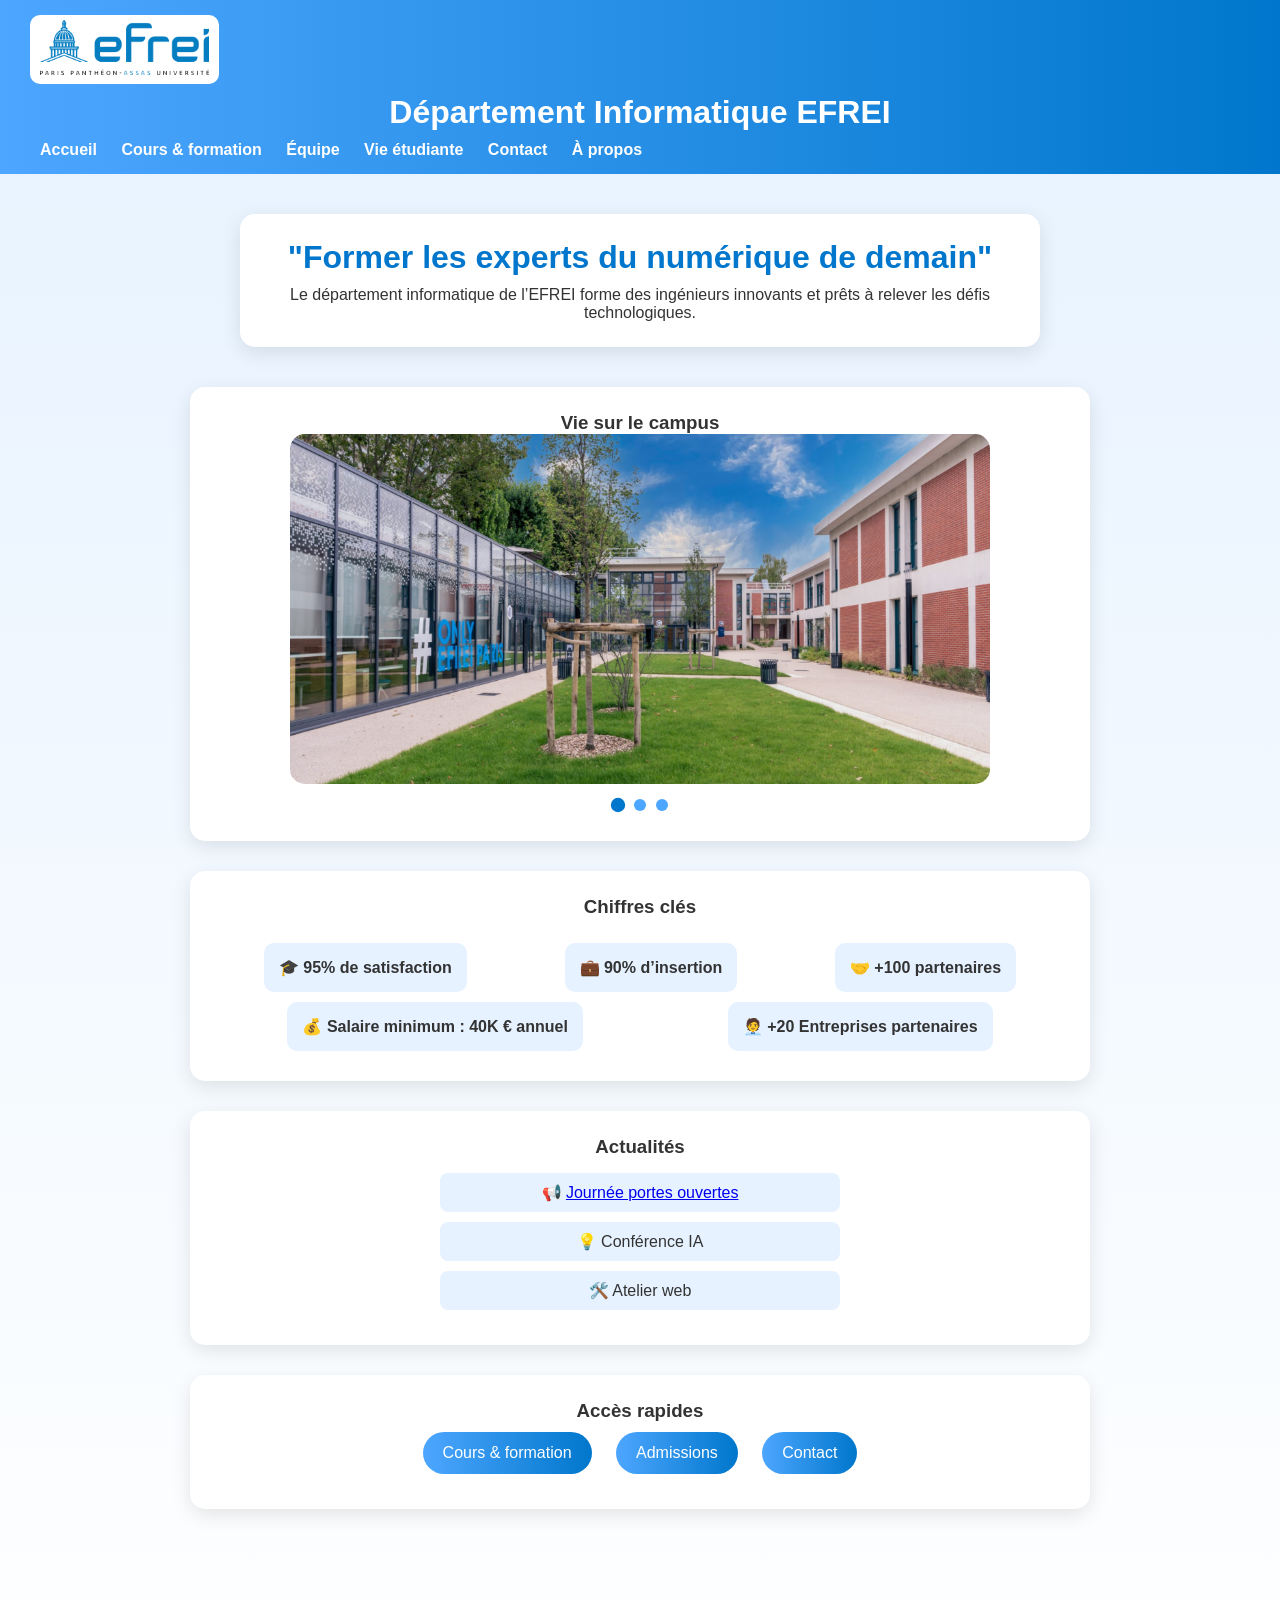
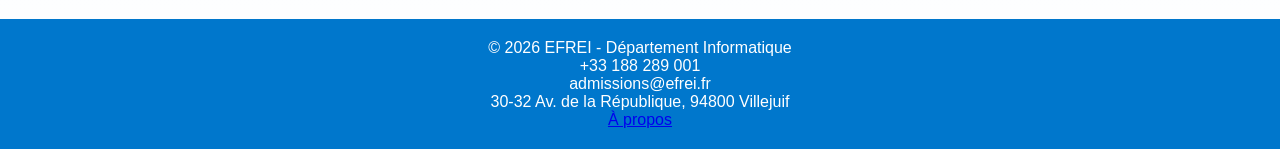
<file: html/index.html>
<!DOCTYPE html>
<html lang="fr">

<head>
  <meta charset="UTF-8">
  <title>Accueil - Département Informatique EFREI</title>
  <link rel="stylesheet" href="../css/style.css">
</head>

<body>

  <header>
    <div class="logo">
      <a href="index.html">
        <img src="../image/efrei.png" alt="Logo EFREI">
      </a>
    </div>

    <h1>Département Informatique EFREI</h1>

    <nav>
      <a href="index.html">Accueil</a>
      <a href="cours_formation.html">Cours & formation</a>
      <a href="equipe_enseignante.html">Équipe</a>
      <a href="vie_etudiante.html">Vie étudiante</a>
      <a href="contact.html">Contact</a>
      <a href="a_propos.html">À propos</a>
    </nav>
  </header>

  <main>

    <section class="introduction">
      <h2>"Former les experts du numérique de demain"</h2>
      <p>Le département informatique de l’EFREI forme des ingénieurs innovants et prêts à relever les défis technologiques.</p>
    </section>

    <section>
      <h3>Vie sur le campus</h3>

      <div class="carousel">

        <input type="radio" name="slider" id="img1" checked>
        <input type="radio" name="slider" id="img2">
        <input type="radio" name="slider" id="img3">

        <div class="conteneur-images">
          <div class="images">
            <img src="../image/campus1.png" alt = "image du campus 1">
            <img src="../image/campus2.png" alt = "image du campus 2">
            <img src="../image/campus3.png" alt = "image du campus 3">
          </div>
        </div>

        <div class="navigation">
          <label for="img1"></label>
          <label for="img2"></label>
          <label for="img3"></label>
        </div>

      </div>
    </section>

    <section class="chiffres">
      <h3>Chiffres clés</h3>
      <ul>
        <li>🎓 95% de satisfaction</li>
        <li>💼 90% d’insertion</li>
        <li>🤝 +100 partenaires</li>
        <li>💰 Salaire minimum : 40K € annuel</li>
        <li>🧑‍💼 +20 Entreprises partenaires</li>
      </ul>
    </section>

    <section class="actualites">
      <h3>Actualités</h3>
      <ul>
        <li>📢 <a href="https://www.efrei.fr/evenement/journees-portes-ouvertes/">Journée portes ouvertes</a></li>
        <li>💡 Conférence IA</li>
        <li>🛠️ Atelier web</li>
      </ul>
    </section>

    <section class="liens-rapides">
      <h3>Accès rapides</h3>
      <a href="cours_formation.html">Cours & formation</a>
      <a href="contact.html">Admissions</a>
      <a href="contact.html">Contact</a>
    </section>

  </main>

  <footer>
    <p>© 2026 EFREI - Département Informatique</p>
    <P> +33 188 289 001 <br>
    admissions@efrei.fr <br>
    30-32 Av. de la République, 94800 Villejuif</P>
    <a href="a_propos.html">À propos</a>
  </footer>
  
  <script src="../js/script.js"></script>
  
</body>

</html>
</file>
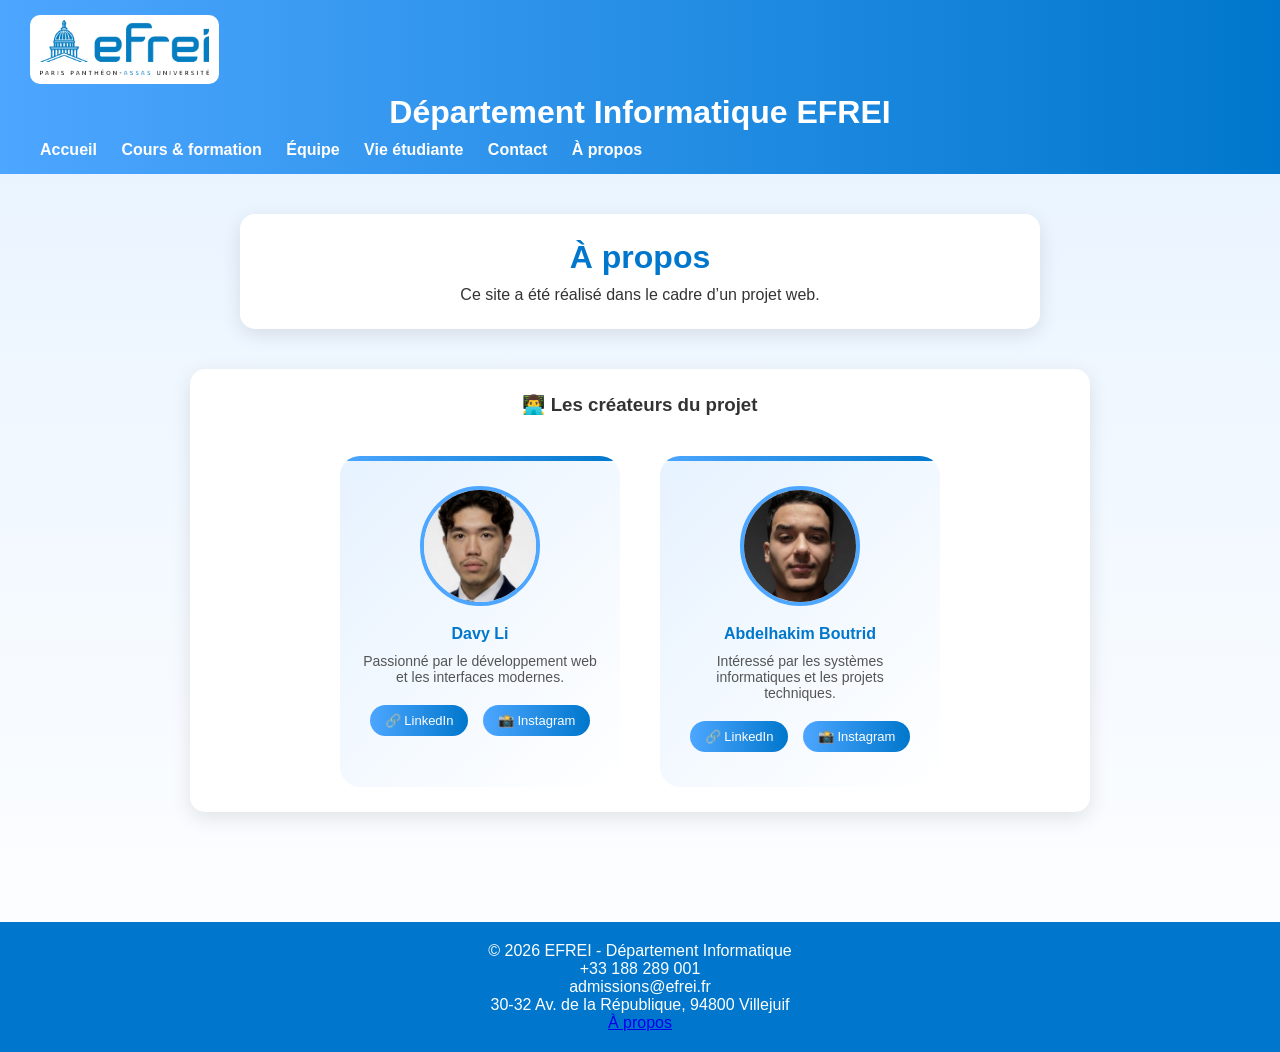
<file: html/a_propos.html>
<!DOCTYPE html>
<html lang="fr">

<head>
  <meta charset="UTF-8">
  <title>À propos</title>
  <link rel="stylesheet" href="../css/style.css">
</head>

<body>

  <header>
    <div class="logo">
      <a href="index.html">
        <img src="../image/efrei.png" alt="Logo EFREI">
      </a>
    </div>
    <h1>Département Informatique EFREI</h1>
    <nav>
      <a href="index.html">Accueil</a>
      <a href="cours_formation.html">Cours & formation</a>
      <a href="equipe_enseignante.html">Équipe</a>
      <a href="vie_etudiante.html">Vie étudiante</a>
      <a href="contact.html">Contact</a>
      <a href="a_propos.html">À propos</a>
    </nav>
  </header>

  <main>

    <section class="introduction">
      <h2>À propos</h2>
      <p>Ce site a été réalisé dans le cadre d’un projet web.</p>
    </section>

    <section class="auteurs">
      <h3>👨‍💻 Les créateurs du projet</h3>

      <div class="grille-auteurs">

        <!-- Davy -->
        <div class="carte-auteur">
          <img src="../image/davy.png" alt="Davy Li">
          <h4>Davy Li</h4>
          <p>Passionné par le développement web et les interfaces modernes.</p>

          <div class="reseaux">
            <a href="https://linkedin.com" target="_blank">🔗 LinkedIn</a>
            <a href="https://instagram.com" target="_blank">📸 Instagram</a>
          </div>
        </div>

        <!-- Abdelhakim -->
        <div class="carte-auteur">
          <img src="../image/abdelhakim.png" alt="Abdelhakim Boutrid">
          <h4>Abdelhakim Boutrid</h4>
          <p>Intéressé par les systèmes informatiques et les projets techniques.</p>

          <div class="reseaux">
            <a href="https://linkedin.com" target="_blank">🔗 LinkedIn</a>
            <a href="https://instagram.com" target="_blank">📸 Instagram</a>
          </div>
        </div>

      </div>

    </section>

  </main>

  <footer>
    <p>© 2026 EFREI - Département Informatique</p>
    <P> +33 188 289 001 <br>
      admissions@efrei.fr <br>
      30-32 Av. de la République, 94800 Villejuif</P>
    <a href="a_propos.html">À propos</a>
  </footer>

  <script src="../js/script.js"></script>

</body>

</html>
</file>
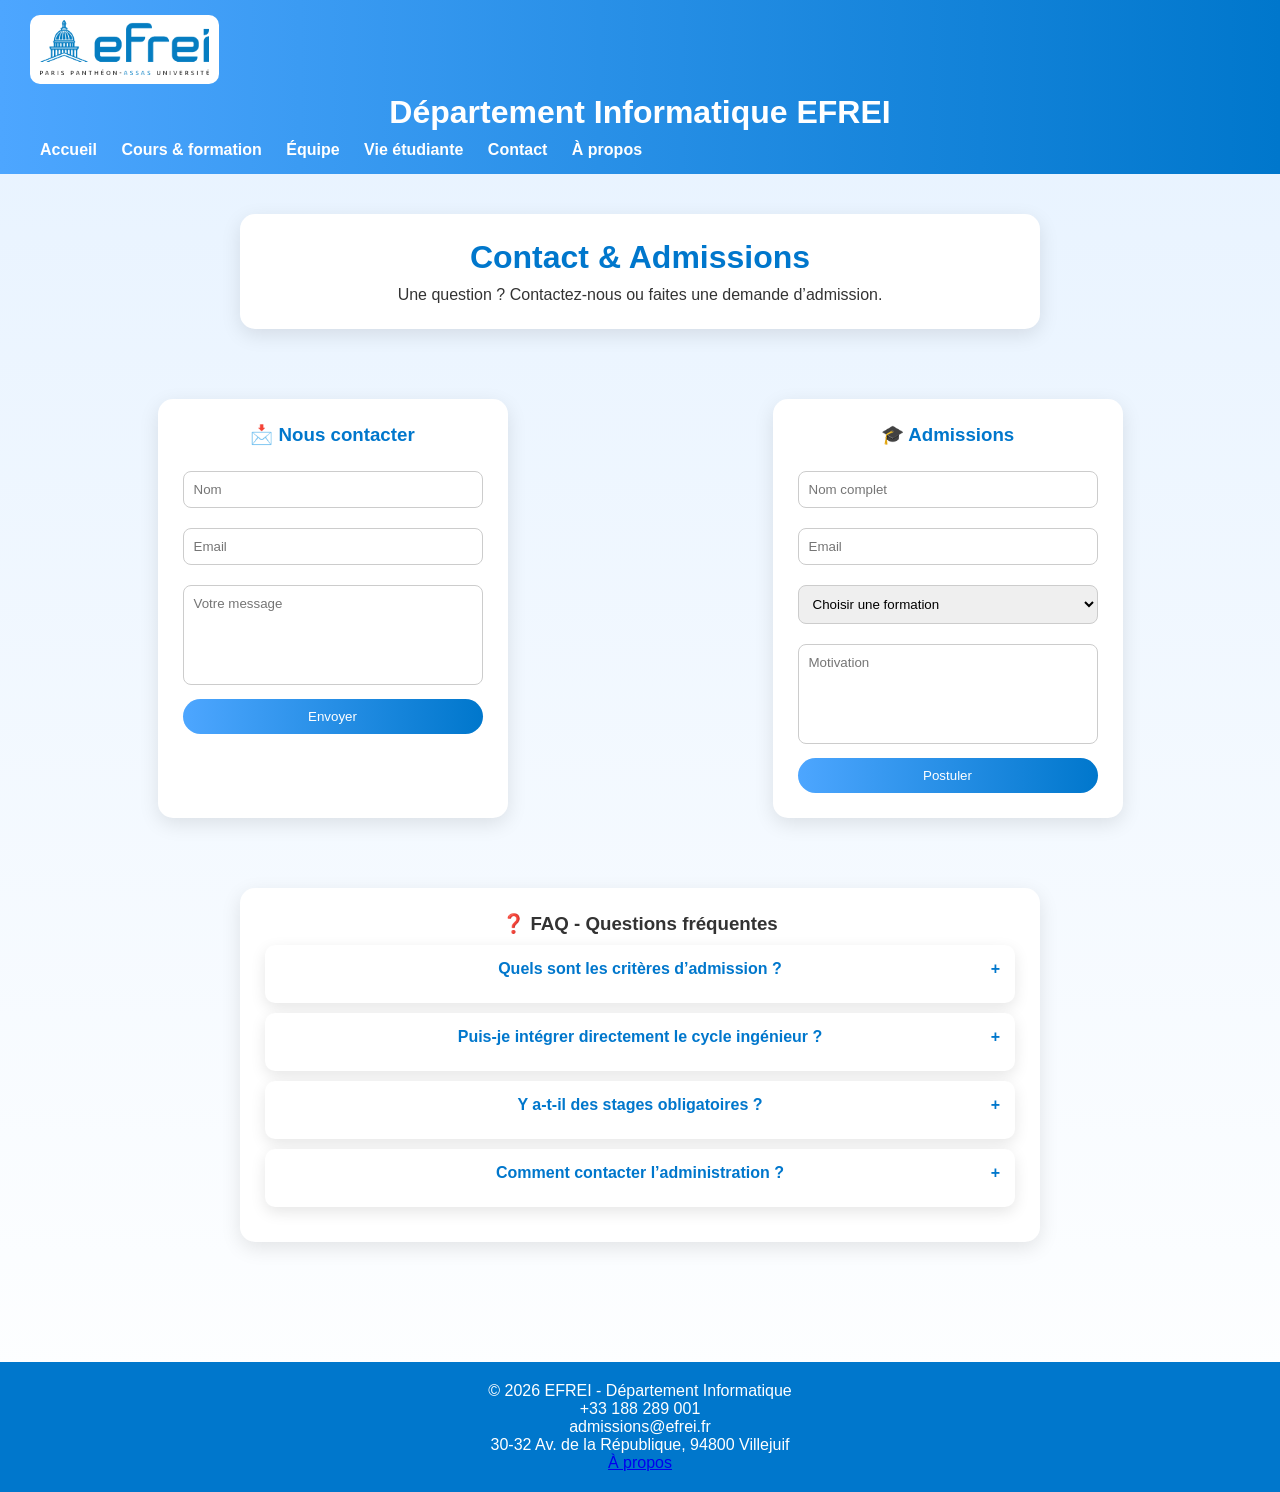
<file: html/contact.html>
<!DOCTYPE html>
<html lang="fr">

<head>
  <meta charset="UTF-8">
  <title>Contact</title>
  <link rel="stylesheet" href="../css/style.css">
</head>

<body>

  <header>
    <div class="logo">
      <a href="index.html">
        <img src="../image/efrei.png" alt="Logo EFREI">
      </a>
    </div>
    <h1>Département Informatique EFREI</h1>
    <nav>
      <a href="index.html">Accueil</a>
      <a href="cours_formation.html">Cours & formation</a>
      <a href="equipe_enseignante.html">Équipe</a>
      <a href="vie_etudiante.html">Vie étudiante</a>
      <a href="contact.html">Contact</a>
      <a href="a_propos.html">À propos</a>
    </nav>
  </header>

  <main>

    <section class="introduction">
      <h2>Contact & Admissions</h2>
      <p>Une question ? Contactez-nous ou faites une demande d’admission.</p>
    </section>

    <div class="contact-container">

      <!-- FORMULAIRE CONTACT -->
      <section class="formulaire">
        <h3>📩 Nous contacter</h3>

        <form>
          <input type="text" placeholder="Nom" required>
          <input type="email" placeholder="Email" required>
          <textarea placeholder="Votre message" required></textarea>
          <button type="submit">Envoyer</button>
        </form>

        <p class="message-succes">Message envoyé avec succès ✅</p>
      </section>

      <!-- ADMISSIONS -->
      <section class="admissions">
        <h3>🎓 Admissions</h3>

        <form>
          <input type="text" placeholder="Nom complet" required>
          <input type="email" placeholder="Email" required>

          <select required>
            <option value="">Choisir une formation</option>
            <option>Bachelor</option>
            <option>Prépa</option>
            <option>Cycle ingénieur</option>
          </select>

          <textarea placeholder="Motivation" required></textarea>

          <button type="submit">Postuler</button>
        </form>

        <p class="message-succes">Demande envoyée avec succès 🎓</p>

      </section>

    </div>

    <section class="faq">
      <h3>❓ FAQ - Questions fréquentes</h3>

      <div class="faq-item">
        <input type="checkbox" id="q1">
        <label for="q1">Quels sont les critères d’admission ?</label>
        <p>Les admissions se font sur dossier et entretien de motivation.</p>
      </div>

      <div class="faq-item">
        <input type="checkbox" id="q2">
        <label for="q2">Puis-je intégrer directement le cycle ingénieur ?</label>
        <p>Oui, sous certaines conditions (niveau Bac+2 ou équivalent).</p>
      </div>

      <div class="faq-item">
        <input type="checkbox" id="q3">
        <label for="q3">Y a-t-il des stages obligatoires ?</label>
        <p>Oui, plusieurs stages sont intégrés dans le cursus.</p>
      </div>

      <div class="faq-item">
        <input type="checkbox" id="q4">
        <label for="q4">Comment contacter l’administration ?</label>
        <p>Vous pouvez utiliser le formulaire de contact ou envoyer un mail à admissions@efrei.fr.</p>
      </div>

    </section>

  </main>

  <footer>
    <p>© 2026 EFREI - Département Informatique</p>
    <P> +33 188 289 001 <br>
      admissions@efrei.fr <br>
      30-32 Av. de la République, 94800 Villejuif</P>
    <a href="a_propos.html">À propos</a>
  </footer>

  <script src="../js/script.js"></script>

</body>

</html>
</file>
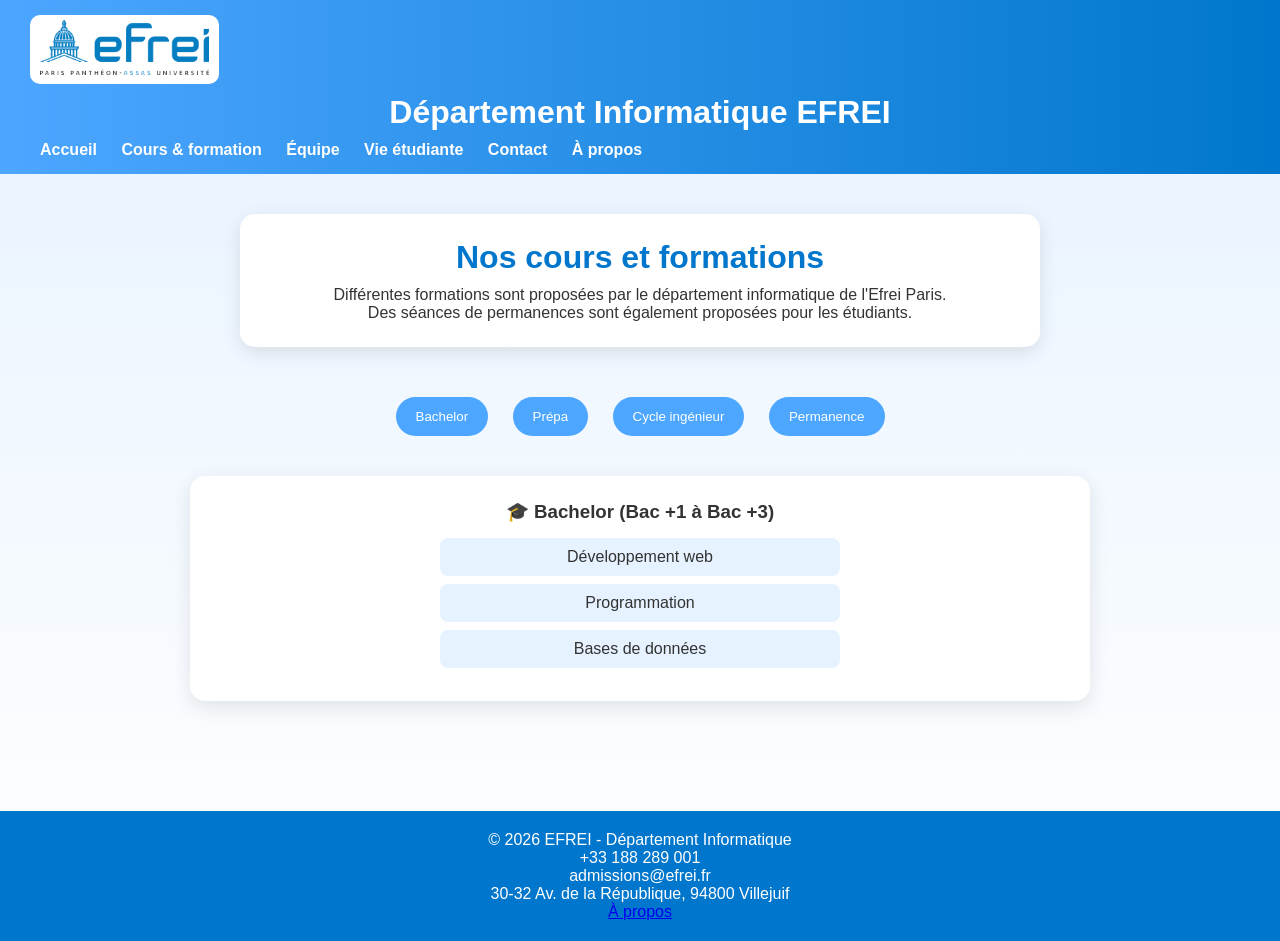
<file: html/cours_formation.html>
<!DOCTYPE html>
<html lang="fr">

<head>
  <meta charset="UTF-8">
  <title>Cours et Formations</title>
  <link rel="stylesheet" href="../css/style.css">
</head>

<body>

  <header>
    <div class="logo">
      <a href="index.html">
        <img src="../image/efrei.png" alt="Logo EFREI">
      </a>
    </div>
    <h1>Département Informatique EFREI</h1>
    <nav>
      <a href="index.html">Accueil</a>
      <a href="cours_formation.html">Cours & formation</a>
      <a href="equipe_enseignante.html">Équipe</a>
      <a href="vie_etudiante.html">Vie étudiante</a>
      <a href="contact.html">Contact</a>
      <a href="a_propos.html">À propos</a>
    </nav>
  </header>

  <main>

    <section class="introduction">
      <h2>Nos cours et formations</h2>
      <p>Différentes formations sont proposées par le département informatique de l'Efrei Paris. <br>Des séances de permanences sont également proposées pour les étudiants.</p>
    </section>

    <!-- MENU -->
    <div class="menu-formations">
      <button onclick="afficher('bachelor')">Bachelor</button>
      <button onclick="afficher('prepa')">Prépa</button>
      <button onclick="afficher('ingenieur')">Cycle ingénieur</button>
      <button onclick="afficher('permanence')">Permanence</button>
    </div>

    <!-- CONTENU -->

    <section id="bachelor" class="contenu actif">
      <h3>🎓 Bachelor (Bac +1 à Bac +3)</h3>
      <ul>
        <li>Développement web</li>
        <li>Programmation</li>
        <li>Bases de données</li>
      </ul>
    </section>

    <section id="prepa" class="contenu">
      <h3>📚 Prépa-intégré (Bac +1 à Bac +2)</h3>
      <ul>
        <li>Mathématiques</li>
        <li>Algorithmique</li>
        <li>Physique</li>
        <li>Réseaux et sécurité</li>
        <li>Base de donnée</li>
        <li>Langues</li>

      </ul>
    </section>

    <section id="ingenieur" class="contenu">
      <h3>💻 Cycle ingénieur (Bac +3 à Bac +5)</h3>
      <ul>
        <li>IA</li>
        <li>Cybersécurité</li>
        <li>Cloud</li>
        <li>Software Engineer</li>
        <li>Data Engineer</li>
      </ul>
    </section>

    <section id="permanence" class="contenu">
      <h3>🕒 Permanence</h3>
      <p>Horaires des permanences pour accompagner les étudiants :</p>

      <table class="calendrier">
        <thead>
          <tr>
            <th>Jour</th>
            <th>Horaires</th>
          </tr>
        </thead>
        <tbody>
          <tr>
            <td>Lundi</td>
            <td>14h - 17h</td>
          </tr>
          <tr>
            <td>Mardi</td>
            <td>10h - 12h</td>
          </tr>
          <tr>
            <td>Mercredi</td>
            <td>14h - 17h</td>
          </tr>
          <tr>
            <td>Jeudi</td>
            <td>10h - 12h</td>
          </tr>
          <tr>
            <td>Vendredi</td>
            <td>13h - 16h</td>
          </tr>
        </tbody>
      </table>
    </section>

  </main>


  <footer>
    <p>© 2026 EFREI - Département Informatique</p>
    <P> +33 188 289 001 <br>
    admissions@efrei.fr <br>
    30-32 Av. de la République, 94800 Villejuif</P>
    <a href="a_propos.html">À propos</a>
  </footer>

  <script src="../js/script.js"></script>

</body>

</html>
</file>
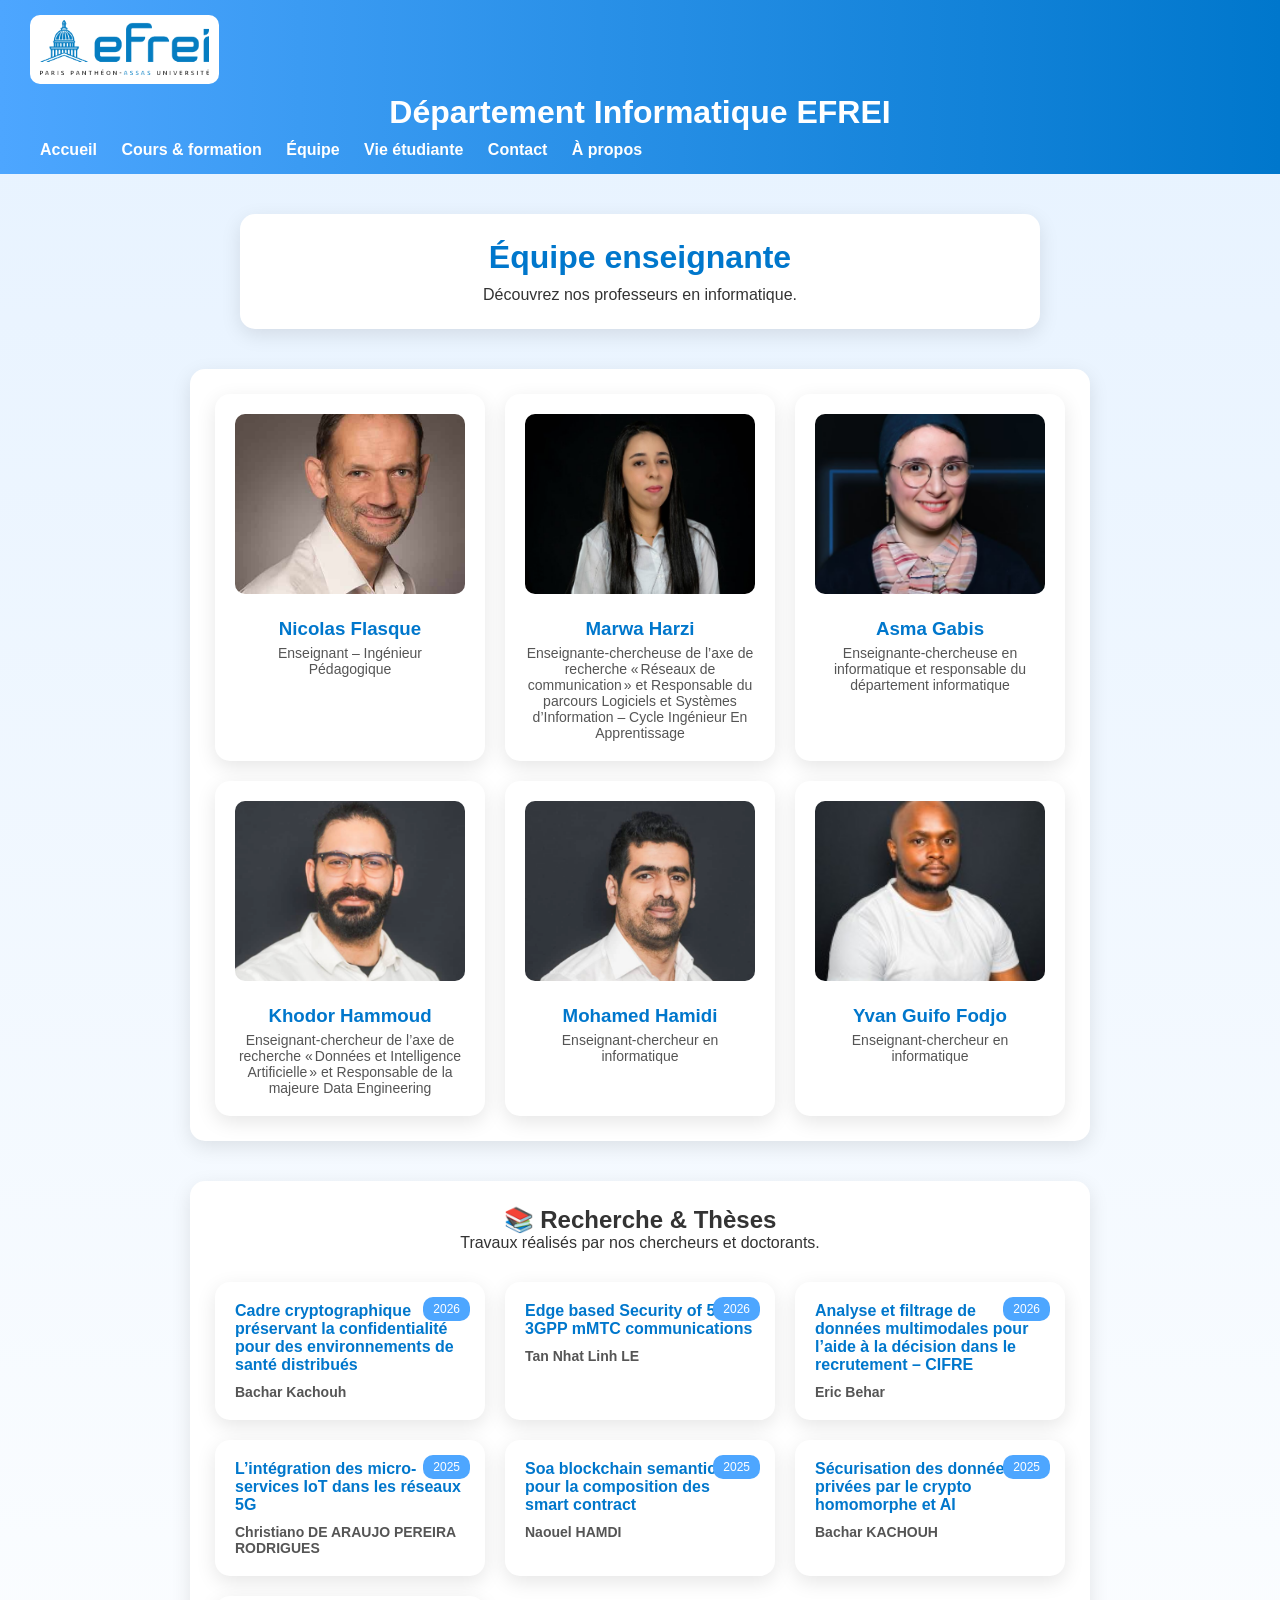
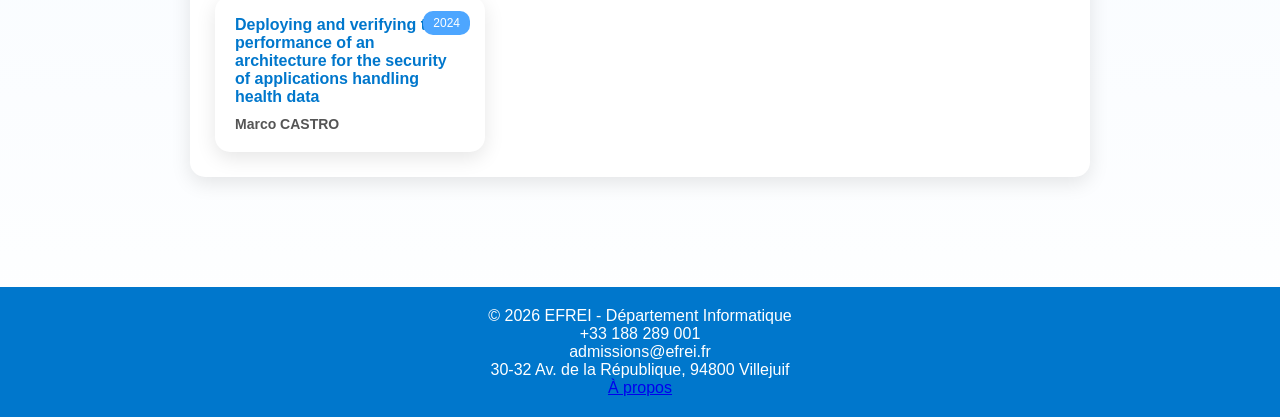
<file: html/equipe_enseignante.html>
<!DOCTYPE html>
<html lang="fr">

<head>
  <meta charset="UTF-8">
  <title>Équipe enseignante</title>
  <link rel="stylesheet" href="../css/style.css">
</head>

<body>

  <header>
    <div class="logo">
      <a href="index.html">
        <img src="../image/efrei.png" alt="Logo EFREI">
      </a>
    </div>
    <h1>Département Informatique EFREI</h1>
    <nav>
      <a href="index.html">Accueil</a>
      <a href="cours_formation.html">Cours & formation</a>
      <a href="equipe_enseignante.html">Équipe</a>
      <a href="vie_etudiante.html">Vie étudiante</a>
      <a href="contact.html">Contact</a>
      <a href="a_propos.html">À propos</a>
    </nav>
  </header>

  <main>

    <section class="introduction">
      <h2>Équipe enseignante</h2>
      <p>Découvrez nos professeurs en informatique.</p>
    </section>

    <section class="grille-profs">

      <div class="carte-prof">
        <img src="../image/prof1.png" alt="Nicolas Flasque">
        <h3>Nicolas Flasque</h3>
        <p>Enseignant – Ingénieur Pédagogique</p>
      </div>

      <div class="carte-prof">
        <img src="../image/prof2.png" alt="Marwa Harzi">
        <h3>Marwa Harzi</h3>
        <p>Enseignante-chercheuse de l’axe de recherche « Réseaux de communication » et Responsable du parcours
          Logiciels et Systèmes d’Information – Cycle Ingénieur En Apprentissage</p>
      </div>

      <div class="carte-prof">
        <img src="../image/prof3.png" alt="Asma Gabis">
        <h3>Asma Gabis</h3>
        <p>Enseignante-chercheuse en informatique et responsable du département informatique</p>
      </div>

      <div class="carte-prof">
        <img src="../image/prof4.png" alt="Khodor Hammoud">
        <h3>Khodor Hammoud</h3>
        <p>Enseignant-chercheur de l’axe de recherche « Données et Intelligence Artificielle » et Responsable de la
          majeure Data Engineering</p>
      </div>

      <div class="carte-prof">
        <img src="../image/prof5.png" alt="Mohamed Hamidi">
        <h3>Mohamed Hamidi</h3>
        <p>Enseignant-chercheur en informatique</p>
      </div>

      <div class="carte-prof">
        <img src="../image/prof6.png" alt="Yvan Guifo Fodjo">
        <h3>Yvan Guifo Fodjo</h3>
        <p>Enseignant-chercheur en informatique</p>
      </div>

    </section>



    <section class="recherche">
      <h2>📚 Recherche & Thèses</h2>
      <p>Travaux réalisés par nos chercheurs et doctorants.</p>

      <div class="grille-theses">

        <div class="carte-these">
          <span class="annee">2026</span>
          <h3>Cadre cryptographique préservant la confidentialité pour des environnements de santé distribués</h3>
          <p class="auteur">Bachar Kachouh</p>
        </div>

        <div class="carte-these">
          <span class="annee">2026</span>
          <h3>Edge based Security of 5G 3GPP mMTC communications</h3>
          <p class="auteur">Tan Nhat Linh LE</p>
        </div>

        <div class="carte-these">
          <span class="annee">2026</span>
          <h3>Analyse et filtrage de données multimodales pour l’aide à la décision dans le recrutement – CIFRE</h3>
          <p class="auteur">Eric Behar</p>
        </div>

        <div class="carte-these">
          <span class="annee">2025</span>
          <h3>L’intégration des micro-services IoT dans les réseaux 5G</h3>
          <p class="auteur">Christiano DE ARAUJO PEREIRA RODRIGUES</p>
        </div>

        <div class="carte-these">
          <span class="annee">2025</span>
          <h3>Soa blockchain semantic pour la composition des smart contract</h3>
          <p class="auteur">Naouel HAMDI</p>
        </div>

        <div class="carte-these">
          <span class="annee">2025</span>
          <h3>Sécurisation des données privées par le crypto homomorphe et AI</h3>
          <p class="auteur">Bachar KACHOUH</p>
        </div>

        <div class="carte-these">
          <span class="annee">2024</span>
          <h3>Deploying and verifying the performance of an architecture for the security of applications handling
            health data</h3>
          <p class="auteur">Marco CASTRO</p>
        </div>

      </div>
    </section>


  </main>

  <footer>
    <p>© 2026 EFREI - Département Informatique</p>
    <P> +33 188 289 001 <br>
      admissions@efrei.fr <br>
      30-32 Av. de la République, 94800 Villejuif</P>
    <a href="a_propos.html">À propos</a>
  </footer>

  <script src="../js/script.js"></script>

</body>

</html>
</file>
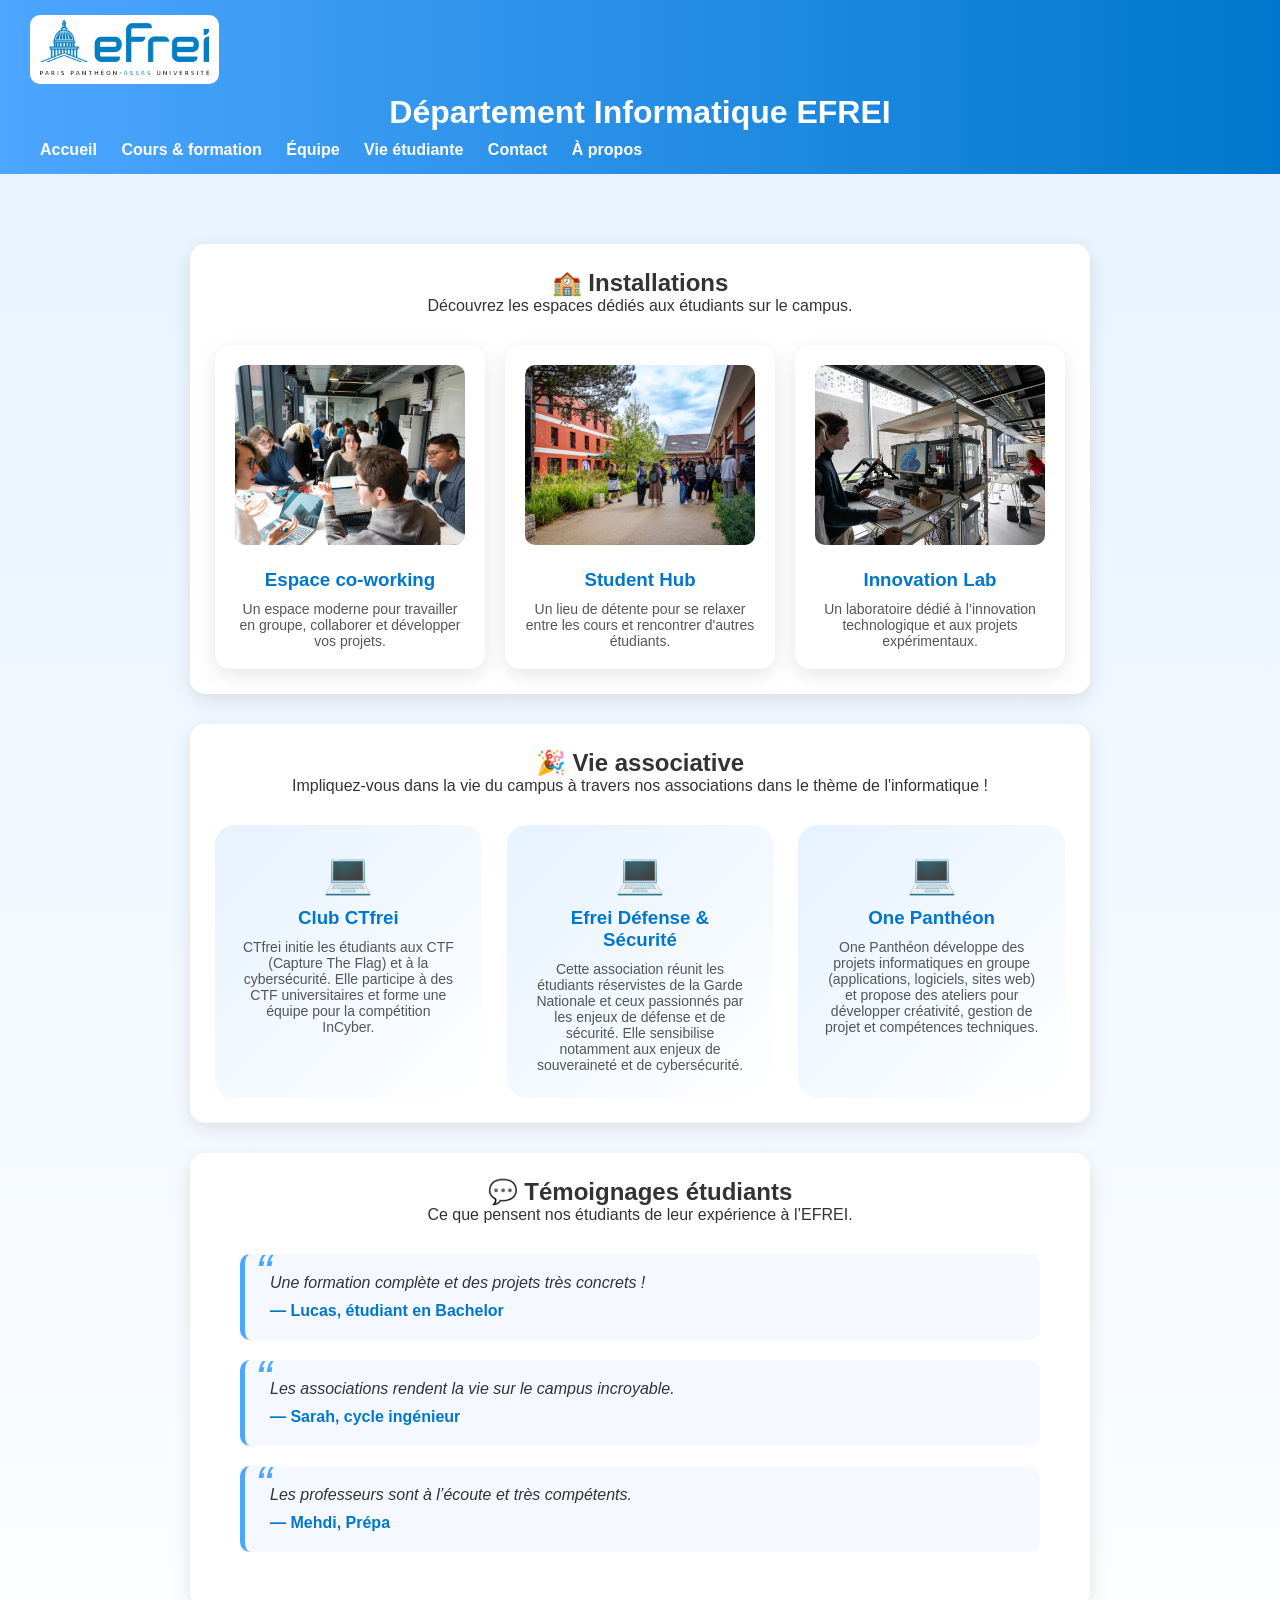
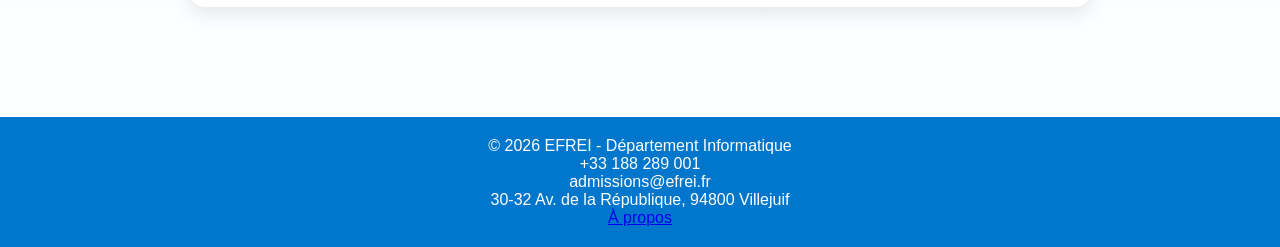
<file: html/vie_etudiante.html>
<!DOCTYPE html>
<html lang="fr">

<head>
  <meta charset="UTF-8">
  <title>Vie étudiante</title>
  <link rel="stylesheet" href="../css/style.css">
</head>

<body>

  <header>
    <div class="logo">
      <a href="index.html">
        <img src="../image/efrei.png" alt="Logo EFREI">
      </a>
    </div>
    <h1>Département Informatique EFREI</h1>
    <nav>
      <a href="index.html">Accueil</a>
      <a href="cours_formation.html">Cours & formation</a>
      <a href="equipe_enseignante.html">Équipe</a>
      <a href="vie_etudiante.html">Vie étudiante</a>
      <a href="contact.html">Contact</a>
      <a href="a_propos.html">À propos</a>
    </nav>
  </header>

  <main>
    <section class="installations">
      <h2>🏫 Installations</h2>
      <p>Découvrez les espaces dédiés aux étudiants sur le campus.</p>

      <div class="grille-installations">

        <div class="carte-installation">
          <img src="../image/coworking.jpg" alt="Espace co-working">
          <h3>Espace co-working</h3>
          <p>Un espace moderne pour travailler en groupe, collaborer et développer vos projets.</p>
        </div>

        <div class="carte-installation">
          <img src="../image/studenthub.jpg" alt="Espace de repos">
          <h3>Student Hub</h3>
          <p>Un lieu de détente pour se relaxer entre les cours et rencontrer d'autres étudiants.</p>
        </div>

        <div class="carte-installation">
          <img src="../image/innovationlab.jpg" alt="Innovation Lab">
          <h3>Innovation Lab</h3>
          <p>Un laboratoire dédié à l’innovation technologique et aux projets expérimentaux.</p>
        </div>

      </div>
    </section>

    <section class="vie-associative">
      <h2>🎉 Vie associative</h2>
      <p>Impliquez-vous dans la vie du campus à travers nos associations dans le thème de l'informatique !</p>

      <div class="grille-asso">

        <div class="carte-asso">
          <div class="icone">💻</div>
          <h3>Club CTfrei</h3>
          <p>CTfrei initie les étudiants aux CTF (Capture The Flag) et à la cybersécurité. Elle participe à des CTF
            universitaires et forme une équipe pour la compétition InCyber.</p>
        </div>

        <div class="carte-asso">
          <div class="icone">💻</div>
          <h3>Efrei Défense & Sécurité</h3>
          <p>Cette association réunit les étudiants réservistes de la Garde Nationale et ceux passionnés par les enjeux
            de défense et de sécurité. Elle sensibilise notamment aux enjeux de souveraineté et de cybersécurité.</p>
        </div>

        <div class="carte-asso">
          <div class="icone">💻</div>
          <h3>One Panthéon</h3>
          <p>One Panthéon développe des projets informatiques en groupe (applications, logiciels, sites web) et propose
            des ateliers pour développer créativité, gestion de projet et compétences techniques.</p>
        </div>

      </div>
    </section>



    <section class="temoignages">
      <h2>💬 Témoignages étudiants</h2>
      <p>Ce que pensent nos étudiants de leur expérience à l’EFREI.</p>

      <div class="liste-temoignages">

        <blockquote>
          Une formation complète et des projets très concrets !
          <span>— Lucas, étudiant en Bachelor</span>
        </blockquote>

        <blockquote>
          Les associations rendent la vie sur le campus incroyable.
          <span>— Sarah, cycle ingénieur</span>
        </blockquote>

        <blockquote>
          Les professeurs sont à l’écoute et très compétents.
          <span>— Mehdi, Prépa</span>
        </blockquote>

      </div>
    </section>


  </main>

  <footer>
    <p>© 2026 EFREI - Département Informatique</p>
    <P> +33 188 289 001 <br>
      admissions@efrei.fr <br>
      30-32 Av. de la République, 94800 Villejuif</P>
    <a href="a_propos.html">À propos</a>
  </footer>

  <script src="../js/script.js"></script>

</body>

</html>
</file>
<file: css/style.css>
/* ==================== Pour l'index.html ================ */

/* Reset */
* {
  margin: 0;
  padding: 0;
  box-sizing: border-box;
  font-family: 'Segoe UI', Arial, sans-serif;
}

/* Fond */
body {
  background: linear-gradient(to bottom, #e6f2ff, #ffffff);
  color: #333;
}

/* HEADER */
header {
  background: linear-gradient(90deg, #4da6ff, #0077cc);
  color: white;
  padding: 15px 30px;
  display: flex;
  align-items: center;
  justify-content: space-between;
  flex-wrap: wrap;
}

header h1 {
  flex: 1 100%;
  text-align: center;
  margin: 10px 0;
}

.logo {
  background: white;
  padding: 5px 10px;
  border-radius: 10px;
  display: flex;
  align-items: center;
}

.logo img {
  height: 55px;
}

/* NAV */
nav a {
  color: white;
  margin: 0 10px;
  text-decoration: none;
  font-weight: bold;
}

nav a:hover {
  text-decoration: underline;
}

/* MAIN */
main {
  padding: 40px;
  text-align: center;
}

/* INTRO */
.introduction {
  max-width: 800px;
  margin: auto;
  margin-bottom: 40px;
}

.introduction h2 {
  color: #0077cc;
  font-size: 32px;
  margin-bottom: 10px;
}

/* SECTIONS */
section {
  max-width: 900px;
  margin: 30px auto;
  background: white;
  padding: 25px;
  border-radius: 15px;
  box-shadow: 0 6px 20px rgba(0,0,0,0.1);
}

/* CAROUSEL */
.carousel {
  max-width: 700px;
  margin: auto;
}

.conteneur-images {
  overflow: hidden;
  border-radius: 15px;
  height: 350px;
}

.images {
  display: flex;
  transition: transform 0.5s ease;
}

.images img {
  width: 100%;
  flex-shrink: 0;
  height: 350px;
  object-fit: cover;
  transition: transform 0.3s;
}

.images img:hover {
  transform: scale(1.05);
}

/* INPUT */
.carousel input {
  display: none;
}

/* SLIDE */
#img1:checked ~ .conteneur-images .images {
  transform: translateX(0%);
}

#img2:checked ~ .conteneur-images .images {
  transform: translateX(-100%);
}

#img3:checked ~ .conteneur-images .images {
  transform: translateX(-200%);
}

/* NAV POINTS */
.navigation {
  display: flex;
  justify-content: center;
  margin-top: 10px;
}

.navigation label {
  width: 12px;
  height: 12px;
  background: #4da6ff;
  border-radius: 50%;
  margin: 5px;
  cursor: pointer;
}

/* POINT ACTIF */
input#img1:checked ~ .navigation label[for="img1"],
input#img2:checked ~ .navigation label[for="img2"],
input#img3:checked ~ .navigation label[for="img3"] {
  background: #0077cc;
  transform: scale(1.2);
}

/* CHIFFRES */
.chiffres ul {
  display: flex;
  justify-content: space-around;
  flex-wrap: wrap;
  margin-top: 20px;
}

.chiffres li {
  background: #e6f2ff;
  padding: 15px;
  border-radius: 10px;
  min-width: 150px;
  font-weight: bold;
  margin: 5px;
}

/* ACTUS */
.actualites li {
  margin: 10px auto;
}

/* Retirer les points aux débuts */
.chiffres ul,
.actualites ul {
  list-style: none;
  padding: 0;
}

/* BOUTONS */
.liens-rapides a {
  display: inline-block;
  margin: 10px;
  padding: 12px 20px;
  background: linear-gradient(90deg, #4da6ff, #0077cc);
  color: white;
  border-radius: 30px;
  text-decoration: none;
  transition: 0.3s;
}

.liens-rapides a:hover {
  transform: scale(1.05);
}

/* FOOTER */
footer {
  background: #0077cc;
  color: white;
  text-align: center;
  padding: 20px;
  margin-top: 40px;
}

/* RESPONSIVE */
@media (max-width: 768px) {

  header {
    flex-direction: column;
    text-align: center;
  }

  nav {
    margin-top: 10px;
  }

  .chiffres ul {
    flex-direction: column;
    gap: 10px;
  }

  .images img {
    height: 250px;
  }

}

/* ============================== Pour cours_formation.html =============================*/

.menu-formations {
  text-align: center;
  margin: 30px;
}

.menu-formations button {
  margin: 10px;
  padding: 12px 20px;
  border: none;
  border-radius: 30px;
  background: #4da6ff;
  color: white;
  cursor: pointer;
  transition: 0.3s;
}

.menu-formations button:hover {
  background: #0077cc;
}

/* cacher contenu */
.contenu {
  display: none;
}

/* afficher actif */
.contenu.actif {
  display: block;
}

section ul {
  list-style: none;
  padding: 0;
  margin-top: 15px;
}

section li {
  background: #e6f2ff;
  margin: 8px auto;
  padding: 10px;
  border-radius: 8px;
  max-width: 400px;
}

.calendrier {
  width: 100%;
  max-width: 500px;
  margin: 20px auto;
  border-collapse: collapse;
  border-radius: 10px;
  overflow: hidden;
}

.calendrier th {
  background: linear-gradient(90deg, #4da6ff, #0077cc);
  color: white;
  padding: 12px;
}

.calendrier td {
  padding: 12px;
  background: #f5f9ff;
}

.calendrier tr:nth-child(even) td {
  background: #e6f2ff;
}

.calendrier tr:hover td {
  background: #d4edff;
}


/* ================ Pour equipe_enseignantee.html =============*/

/* grille */
.grille-profs {
  display: grid;
  grid-template-columns: repeat(auto-fit, minmax(220px, 1fr));
  gap: 20px;
  margin: 40px auto;
  max-width: 900px;
}

/* carte */
.carte-prof {
  background: white;
  border-radius: 15px;
  padding: 20px;
  text-align: center;
  box-shadow: 0 6px 20px rgba(0,0,0,0.1);
  transition: transform 0.3s, box-shadow 0.3s;
}

.carte-prof:hover {
  transform: translateY(-5px);
  box-shadow: 0 10px 30px rgba(0,0,0,0.2);
}

/* image */
.carte-prof img {
  width: 100%;
  height: 180px;
  object-fit: cover;
  border-radius: 10px;
  margin-bottom: 10px;
}

/* texte */
.carte-prof h3 {
  color: #0077cc;
  margin: 10px 0 5px;
}

.carte-prof p {
  font-size: 14px;
  color: #555;
}

.grille-theses {
  display: grid;
  grid-template-columns: repeat(auto-fit, minmax(250px, 1fr));
  gap: 20px;
  margin-top: 30px;
}

.carte-these {
  background: white;
  padding: 20px;
  border-radius: 15px;
  box-shadow: 0 6px 20px rgba(0,0,0,0.1);
  transition: 0.3s;
  text-align: left;
  position: relative;
}

.carte-these:hover {
  transform: translateY(-5px);
  box-shadow: 0 10px 30px rgba(0,0,0,0.2);
}

/* année en badge */
.annee {
  position: absolute;
  top: 15px;
  right: 15px;
  background: #4da6ff;
  color: white;
  padding: 5px 10px;
  border-radius: 10px;
  font-size: 12px;
}

/* titre */
.carte-these h3 {
  color: #0077cc;
  font-size: 16px;
  margin-bottom: 10px;
}

/* auteur */
.auteur {
  font-size: 14px;
  font-weight: bold;
  color: #555;
}

/*=========================== pour contact.html ===========================*/

/* container */
.contact-container {
  display: flex;
  justify-content: space-around;
  gap: 30px;
  flex-wrap: wrap;
  margin-top: 30px;
}

/* sections */
.formulaire, .admissions {
  background: white;
  padding: 25px;
  border-radius: 15px;
  box-shadow: 0 6px 20px rgba(0,0,0,0.1);
  width: 350px;
}

/* titres */
.formulaire h3, .admissions h3 {
  margin-bottom: 15px;
  color: #0077cc;
}

/* inputs */
form input,
form textarea,
form select {
  width: 100%;
  margin: 10px 0;
  padding: 10px;
  border-radius: 8px;
  border: 1px solid #ccc;
}

/* textarea */
form textarea {
  height: 100px;
  resize: none;
}

/* bouton */
form button {
  width: 100%;
  padding: 10px;
  background: linear-gradient(90deg, #4da6ff, #0077cc);
  color: white;
  border: none;
  border-radius: 25px;
  cursor: pointer;
  transition: 0.3s;
}

form button:hover {
  transform: scale(1.05);
}

/* bloc FAQ */
.faq {
  max-width: 800px;
  margin: 40px auto;
}

/* item */
.faq-item {
  background: white;
  margin: 10px 0;
  padding: 15px;
  border-radius: 10px;
  box-shadow: 0 5px 15px rgba(0,0,0,0.1);
}

/* cacher checkbox */
.faq-item input {
  display: none;
}

/* question */
.faq-item label {
  display: block;
  font-weight: bold;
  cursor: pointer;
  color: #0077cc;
  position: relative;
}

/* icône + */
.faq-item label::after {
  content: "+";
  position: absolute;
  right: 0;
}

/* réponse cachée */
.faq-item p {
  max-height: 0;
  overflow: hidden;
  transition: 0.3s;
  margin-top: 10px;
}

/* afficher réponse */
.faq-item input:checked ~ p {
  max-height: 200px;
}

/* changer + en - */
.faq-item input:checked + label::after {
  content: "-";
}

/* message desuccès quand c'est bien envoyé*/
.message-succes {
  display: none;
  margin-top: 10px;
  padding: 10px;
  background: #d4edff;
  color: #0077cc;
  border-radius: 8px;
  font-weight: bold;
  text-align: center;
}

/* ======================= pour vie_etudiante.html ================ */

/* grille */
.grille-installations {
  display: grid;
  grid-template-columns: repeat(auto-fit, minmax(250px, 1fr));
  gap: 20px;
  margin-top: 30px;
}

/* carte */
.carte-installation {
  background: white;
  border-radius: 15px;
  padding: 20px;
  text-align: center;
  box-shadow: 0 6px 20px rgba(0,0,0,0.1);
  transition: transform 0.3s, box-shadow 0.3s;
}

.carte-installation:hover {
  transform: translateY(-5px);
  box-shadow: 0 10px 30px rgba(0,0,0,0.2);
}

/* image */
.carte-installation img {
  width: 100%;
  height: 180px;
  object-fit: cover;
  border-radius: 10px;
  margin-bottom: 10px;
}

/* titre */
.carte-installation h3 {
  color: #0077cc;
  margin: 10px 0;
}

/* texte */
.carte-installation p {
  font-size: 14px;
  color: #555;
}




/* grille */
.grille-asso {
  display: grid;
  grid-template-columns: repeat(auto-fit, minmax(220px, 1fr));
  gap: 25px;
  margin-top: 30px;
}

/* carte */
.carte-asso {
  background: linear-gradient(135deg, #e6f2ff, #ffffff);
  border-radius: 20px;
  padding: 25px;
  text-align: center;
  transition: 0.3s;
  position: relative;
  overflow: hidden;
}

/* effet hover */
.carte-asso:hover {
  transform: translateY(-8px);
  box-shadow: 0 15px 30px rgba(0,0,0,0.2);
}

/* icône */
.icone {
  font-size: 40px;
  margin-bottom: 10px;
}

/* titre */
.carte-asso h3 {
  color: #0077cc;
  margin-bottom: 10px;
}

/* texte */
.carte-asso p {
  font-size: 14px;
  color: #555;
}




.liste-temoignages {
  max-width: 800px;
  margin: 30px auto;
  text-align: left;
}

.liste-temoignages blockquote {
  position: relative;
  background: #f5f9ff;
  border-left: 5px solid #4da6ff;
  margin: 20px 0;
  padding: 20px 25px;
  border-radius: 10px;
  font-style: italic;
  transition: 0.3s;
}

.liste-temoignages blockquote:hover {
  background: #e6f2ff;
}

/* auteur */
.liste-temoignages span {
  display: block;
  margin-top: 10px;
  font-style: normal;
  font-weight: bold;
  color: #0077cc;
}

/* guillemets décoratifs */
.liste-temoignages blockquote::before {
  content: "“";
  font-size: 50px;
  color: #4da6ff;
  position: absolute;
  top: -10px;
  left: 10px;
}


/*=================== a_propos ====================*/

.grille-auteurs {
  display: flex;
  justify-content: center;
  gap: 40px;
  margin-top: 40px;
  flex-wrap: wrap;
}

/* carte */
.carte-auteur {
  background: linear-gradient(135deg, #e6f2ff, #ffffff);
  border-radius: 20px;
  padding: 30px 20px;
  width: 280px;
  text-align: center;
  position: relative;
  overflow: hidden;
  transition: 0.3s;
}

/* effet hover */
.carte-auteur:hover {
  transform: translateY(-10px);
  box-shadow: 0 20px 40px rgba(0,0,0,0.2);
}

/* photo */
.carte-auteur img {
  width: 120px;
  height: 120px;
  border-radius: 50%;
  object-fit: cover;
  border: 4px solid #4da6ff;
  margin-bottom: 15px;
}

/* nom */
.carte-auteur h4 {
  color: #0077cc;
  margin-bottom: 10px;
}

/* description */
.carte-auteur p {
  font-size: 14px;
  color: #555;
  margin-bottom: 15px;
}

/* réseaux */
.reseaux a {
  display: inline-block;
  margin: 5px;
  padding: 8px 15px;
  border-radius: 25px;
  background: linear-gradient(90deg, #4da6ff, #0077cc);
  color: white;
  text-decoration: none;
  font-size: 13px;
  transition: 0.3s;
}

.reseaux a:hover {
  transform: scale(1.1);
}

/* ligne décorative */
.carte-auteur::before {
  content: "";
  position: absolute;
  width: 100%;
  height: 5px;
  background: linear-gradient(90deg, #4da6ff, #0077cc);
  top: 0;
  left: 0;
}
</file>
